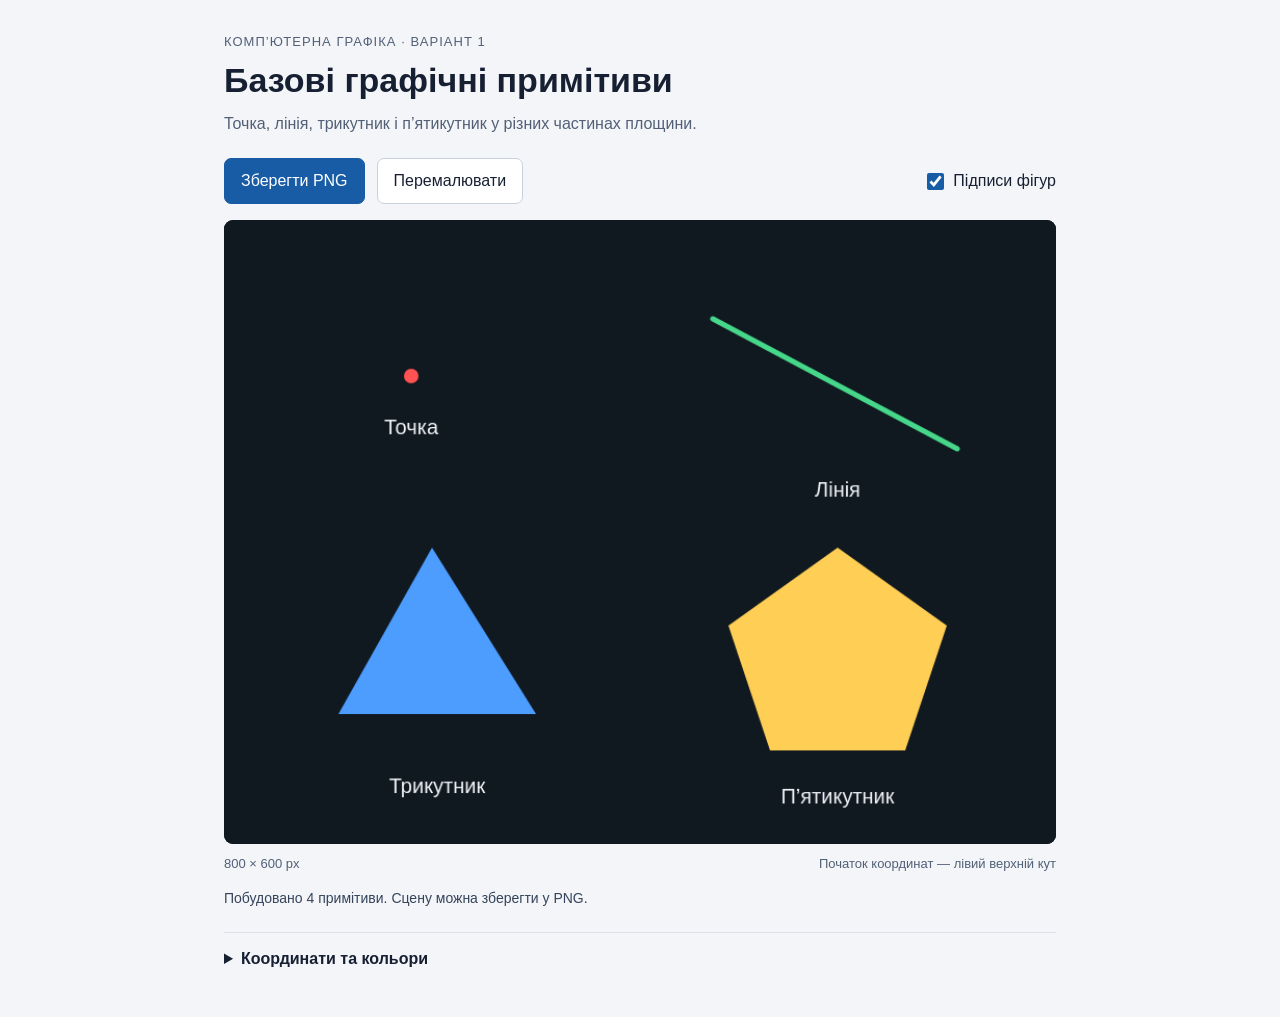
<file: Комп’ютерна графіка/Лабораторна робота №1/index.html>
<!doctype html>
<html lang="uk">
<head>
  <meta charset="utf-8">
  <meta name="viewport" content="width=device-width, initial-scale=1">
  <title>Базові графічні примітиви</title>
  <style>
    * { box-sizing: border-box; }
    body { margin: 0; background: #f3f5f8; color: #172033; font: 16px/1.5 Arial, sans-serif; }
    main { max-width: 880px; margin: 32px auto; padding: 0 24px; }
    .eyebrow { margin: 0 0 8px; color: #526077; font-size: 13px; letter-spacing: .08em; text-transform: uppercase; }
    h1 { margin: 0; font-size: clamp(25px, 4vw, 34px); line-height: 1.2; }
    .intro { margin: 12px 0 22px; color: #526077; }
    .toolbar { display: flex; flex-wrap: wrap; align-items: center; gap: 12px; margin: 0 0 16px; }
    button { border: 1px solid #c9d1de; border-radius: 7px; padding: 10px 16px; background: white; color: #172033; font: inherit; cursor: pointer; }
    button.primary { background: #185ca6; border-color: #185ca6; color: white; }
    button:hover { filter: brightness(.94); }
    button:disabled { opacity: .5; cursor: default; }
    button:focus-visible, input:focus-visible { outline: 3px solid #d18d00; outline-offset: 3px; }
    label { display: flex; align-items: center; gap: 6px; margin-left: auto; }
    input { width: 17px; height: 17px; accent-color: #185ca6; }
    canvas { display: block; width: 100%; height: auto; border-radius: 9px; background: #101820; }
    .caption { display: flex; flex-wrap: wrap; justify-content: space-between; gap: 6px; color: #526077; font-size: 13px; margin: 10px 0 0; }
    #status { min-height: 24px; margin: 14px 0 0; color: #35445b; font-size: 14px; }
    details { margin-top: 20px; padding: 14px 0; border-top: 1px solid #dce1e9; }
    summary { cursor: pointer; font-weight: bold; }
    .table-wrap { overflow-x: auto; }
    table { width: 100%; border-collapse: collapse; margin-top: 12px; font-size: 14px; }
    th, td { padding: 10px 8px; text-align: left; border-bottom: 1px solid #dce1e9; }
    th { color: #526077; }
    .note { color: #526077; font-size: 14px; }
    @media (max-width: 520px) { main { padding: 0 16px; margin: 24px auto; } label { margin-left: 0; } }
  </style>
</head>
<body>
  <main>
    <p class="eyebrow">Комп’ютерна графіка · Варіант 1</p>
    <h1>Базові графічні примітиви</h1>
    <p class="intro">Точка, лінія, трикутник і п’ятикутник у різних частинах площини.</p>
    <div class="toolbar">
      <button id="save" class="primary" type="button" disabled>Зберегти PNG</button>
      <button id="redraw" type="button" disabled>Перемалювати</button>
      <label><input id="labels" type="checkbox" checked disabled>Підписи фігур</label>
    </div>
    <canvas id="scene" width="800" height="600" role="img" aria-label="Червона точка вгорі ліворуч, зелена лінія вгорі праворуч, синій трикутник унизу ліворуч і жовтий п’ятикутник унизу праворуч.">
      Ваш браузер не підтримує Canvas. Відкрийте файл у Microsoft Edge, Google Chrome або Firefox.
    </canvas>
    <div class="caption"><span>800 × 600 px</span><span>Початок координат — лівий верхній кут</span></div>
    <p id="status" role="status" aria-live="polite">Підготовка сцени…</p>
    <noscript><p>Для побудови сцени потрібно увімкнути JavaScript у браузері.</p></noscript>
    <details>
      <summary>Координати та кольори</summary>
      <div class="table-wrap">
        <table>
          <thead><tr><th scope="col">Примітив</th><th scope="col">Координати</th><th scope="col">Колір RGB</th></tr></thead>
          <tbody id="parameters"></tbody>
        </table>
      </div>
      <p class="note">Вісь X спрямована праворуч, вісь Y — вниз. Точку позначено круглим маркером діаметром 14 px; товщина лінії — 5 px. Фон: RGB(16, 24, 32).</p>
    </details>
  </main>
  <script>
    "use strict";

    const primitives = {
      point: { name: "Точка", position: [180, 150], radius: 7, color: "#ff5252", rgb: "255, 82, 82" },
      line: { name: "Лінія", vertices: [[470, 95], [705, 220]], width: 5, color: "#46d78a", rgb: "70, 215, 138" },
      triangle: { name: "Трикутник", vertices: [[110, 475], [200, 315], [300, 475]], color: "#4d9dff", rgb: "77, 157, 255" },
      polygon: { name: "П’ятикутник", vertices: [[590, 315], [695, 390], [655, 510], [525, 510], [485, 390]], color: "#ffce54", rgb: "255, 206, 84" }
    };

    const canvas = document.getElementById("scene");
    const screen = canvas.getContext("2d");

    const buffer = document.createElement("canvas");
    buffer.width = canvas.width;
    buffer.height = canvas.height;
    const context = buffer.getContext("2d");
    const status = document.getElementById("status");
    const labels = document.getElementById("labels");
    const saveButton = document.getElementById("save");
    const redrawButton = document.getElementById("redraw");

    function drawPoint(point) {
      context.beginPath();
      context.arc(point.position[0], point.position[1], point.radius, 0, Math.PI * 2);
      context.fillStyle = point.color;
      context.fill();
    }

    function drawLine(line) {
      context.beginPath();
      context.moveTo(...line.vertices[0]);
      context.lineTo(...line.vertices[1]);
      context.strokeStyle = line.color;
      context.lineWidth = line.width;
      context.lineCap = "round";
      context.stroke();
    }

    function drawPolygon(polygon) {
      context.beginPath();
      context.moveTo(...polygon.vertices[0]);
      for (let i = 1; i < polygon.vertices.length; i++) {
        context.lineTo(...polygon.vertices[i]);
      }
      context.closePath();
      context.fillStyle = polygon.color;
      context.fill();
    }

    function drawLabels() {
      context.fillStyle = "#f0f4f8";
      context.font = "20px Arial, sans-serif";
      context.textAlign = "center";
      context.textBaseline = "middle";
      context.fillText("Точка", 180, 200);
      context.fillText("Лінія", 590, 260);
      context.fillText("Трикутник", 205, 545);
      context.fillText("П’ятикутник", 590, 555);
    }

    function renderScene() {

      context.clearRect(0, 0, buffer.width, buffer.height);
      context.fillStyle = "#101820";
      context.fillRect(0, 0, buffer.width, buffer.height);

      drawPoint(primitives.point);
      drawLine(primitives.line);
      drawPolygon(primitives.triangle);
      drawPolygon(primitives.polygon);
      if (labels.checked) drawLabels();

      screen.clearRect(0, 0, canvas.width, canvas.height);
      screen.drawImage(buffer, 0, 0);
      status.textContent = "Побудовано 4 примітиви. Сцену можна зберегти у PNG.";
    }

    function saveScene() {

      renderScene();
      saveButton.disabled = true;
      canvas.toBlob(blob => {
        saveButton.disabled = false;
        if (!blob) {
          status.textContent = "Не вдалося створити PNG. Спробуйте ще раз.";
          return;
        }
        const url = URL.createObjectURL(blob);
        const link = document.createElement("a");
        link.href = url;
        link.download = "Lab1_Variant1.png";
        document.body.appendChild(link);
        link.click();
        link.remove();

        setTimeout(() => URL.revokeObjectURL(url), 10000);
        status.textContent = "PNG передано браузеру для збереження. Перевірте завантаження.";
      }, "image/png");
    }

    const tableBody = document.getElementById("parameters");
    for (const primitive of Object.values(primitives)) {
      const row = document.createElement("tr");
      const vertices = primitive.vertices || [primitive.position];
      const values = [primitive.name, vertices.map(([x, y]) => `(${x}; ${y})`).join(", "), primitive.rgb];
      for (const value of values) {
        const cell = document.createElement("td");
        cell.textContent = value;
        row.appendChild(cell);
      }
      tableBody.appendChild(row);
    }

    if (!screen || !context) {
      status.textContent = "Не вдалося створити графічний контекст. Відкрийте файл в іншому браузері.";
    } else {
      saveButton.disabled = redrawButton.disabled = labels.disabled = false;
      redrawButton.addEventListener("click", () => requestAnimationFrame(renderScene));
      labels.addEventListener("change", () => requestAnimationFrame(renderScene));
      saveButton.addEventListener("click", saveScene);
      requestAnimationFrame(renderScene);
    }
</script>
</body>
</html>
</file>
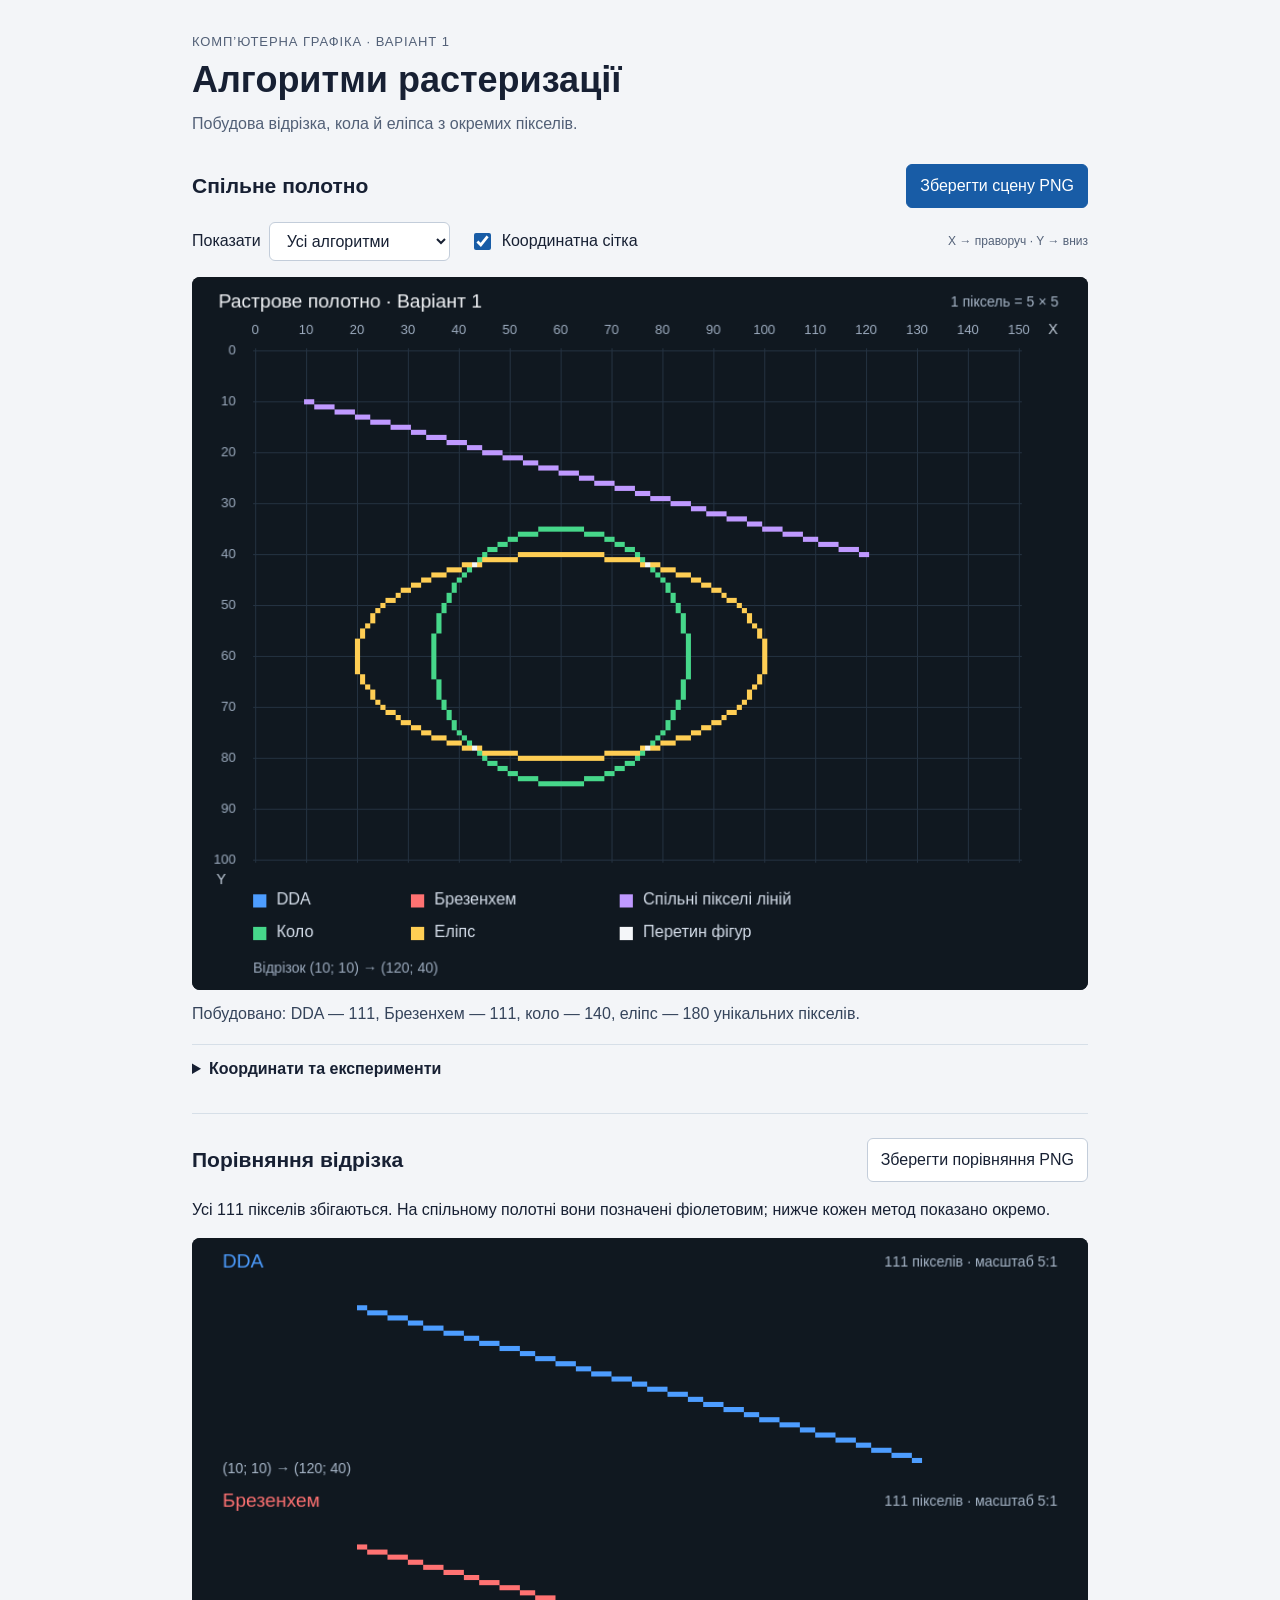
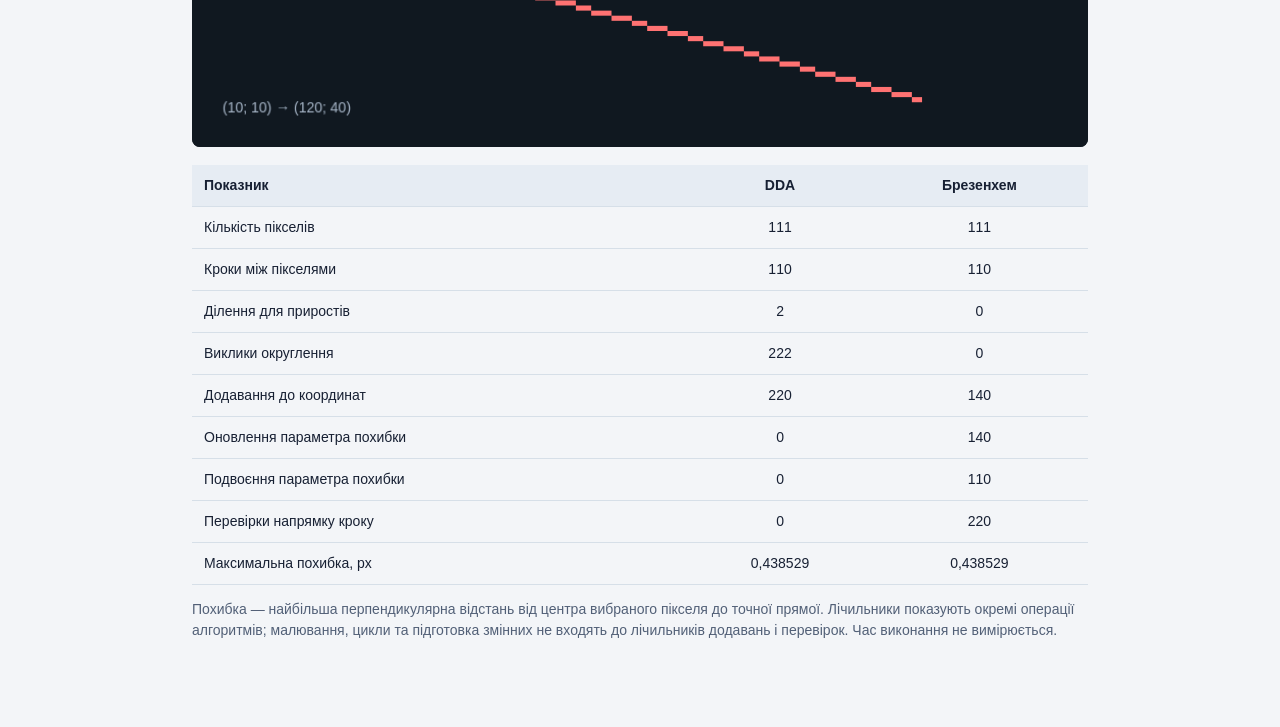
<file: Комп’ютерна графіка/Лабораторна робота №2/index.html>
<!doctype html>
<html lang="uk">
<head>
  <meta charset="utf-8">
  <meta name="viewport" content="width=device-width,initial-scale=1">
  <title>Алгоритми растеризації</title>
  <link rel="stylesheet" href="style.css">
  <script src="raster.js" defer></script>
  <script src="app.js" defer></script>
</head>
<body>
<main>
  <p class="eyebrow">Комп’ютерна графіка · Варіант 1</p>
  <h1>Алгоритми растеризації</h1>
  <p class="lead">Побудова відрізка, кола й еліпса з окремих пікселів.</p>
  <section aria-labelledby="scene-heading">
    <div class="section-head">
      <h2 id="scene-heading">Спільне полотно</h2>
      <button id="save-scene" class="primary" type="button" disabled>Зберегти сцену PNG</button>
    </div>
    <div class="toolbar">
      <label>Показати <select id="mode"><option value="all">Усі алгоритми</option><option value="dda">Лінію DDA</option><option value="bres">Лінію Брезенхема</option><option value="circle">Коло</option><option value="ellipse">Еліпс</option></select></label>
      <label class="check"><input type="checkbox" id="grid" checked>Координатна сітка</label>
      <span id="coordinates" class="muted">X → праворуч · Y → вниз</span>
    </div>
    <canvas id="scene" width="880" height="700" role="img" aria-label="Спільне растрове полотно з лініями DDA і Брезенхема, колом та еліпсом.">Для роботи потрібен браузер із підтримкою Canvas.</canvas>
    <p id="status" class="status" role="status" aria-live="polite">Підготовка сцени…</p>
    <noscript><p>Увімкніть JavaScript, щоб побудувати фігури.</p></noscript>
    <details>
      <summary>Координати та експерименти</summary>
      <form id="line-form">
        <div class="inputs">
          <label>x₁<input id="x1" name="x1" type="number" min="0" max="150" step="1" value="10" required></label>
          <label>y₁<input id="y1" name="y1" type="number" min="0" max="100" step="1" value="10" required></label>
          <label>x₂<input id="x2" name="x2" type="number" min="0" max="150" step="1" value="120" required></label>
          <label>y₂<input id="y2" name="y2" type="number" min="0" max="100" step="1" value="40" required></label>
        </div>
        <div class="toolbar">
          <button type="submit">Побудувати відрізок</button>
          <button id="restore" type="button">Повернути варіант 1</button>
          <button id="hundred" type="button">Відрізок 100 px</button>
        </div>
      </form>
      <p class="muted">Коло: центр (60; 60), r = 25. Еліпс: центр (60; 60), a = 40, b = 20. Ці параметри задано у файлі app.js.</p>
      <p class="muted">Сітка: 151 × 101 піксель; один піксель збільшено до 5 × 5 для перегляду. При зміні кінців відрізка оновлюються обидва алгоритми та порівняння.</p>
    </details>
  </section>
  <section aria-labelledby="compare-heading">
    <div class="section-head">
      <h2 id="compare-heading">Порівняння відрізка</h2>
      <button id="save-comparison" type="button" disabled>Зберегти порівняння PNG</button>
    </div>
    <p id="match-text"></p>
    <canvas id="comparison" width="880" height="500" role="img" aria-label="Окремі зображення відрізка: DDA синім кольором і Брезенхем червоним."></canvas>
    <div class="table-wrap">
      <table><thead><tr><th scope="col">Показник</th><th scope="col">DDA</th><th scope="col">Брезенхем</th></tr></thead><tbody id="metrics"></tbody></table>
    </div>
    <p class="muted">Похибка — найбільша перпендикулярна відстань від центра вибраного пікселя до точної прямої. Лічильники показують окремі операції алгоритмів; малювання, цикли та підготовка змінних не входять до лічильників додавань і перевірок. Час виконання не вимірюється.</p>
  </section>
</main>
</body>
</html>
</file>
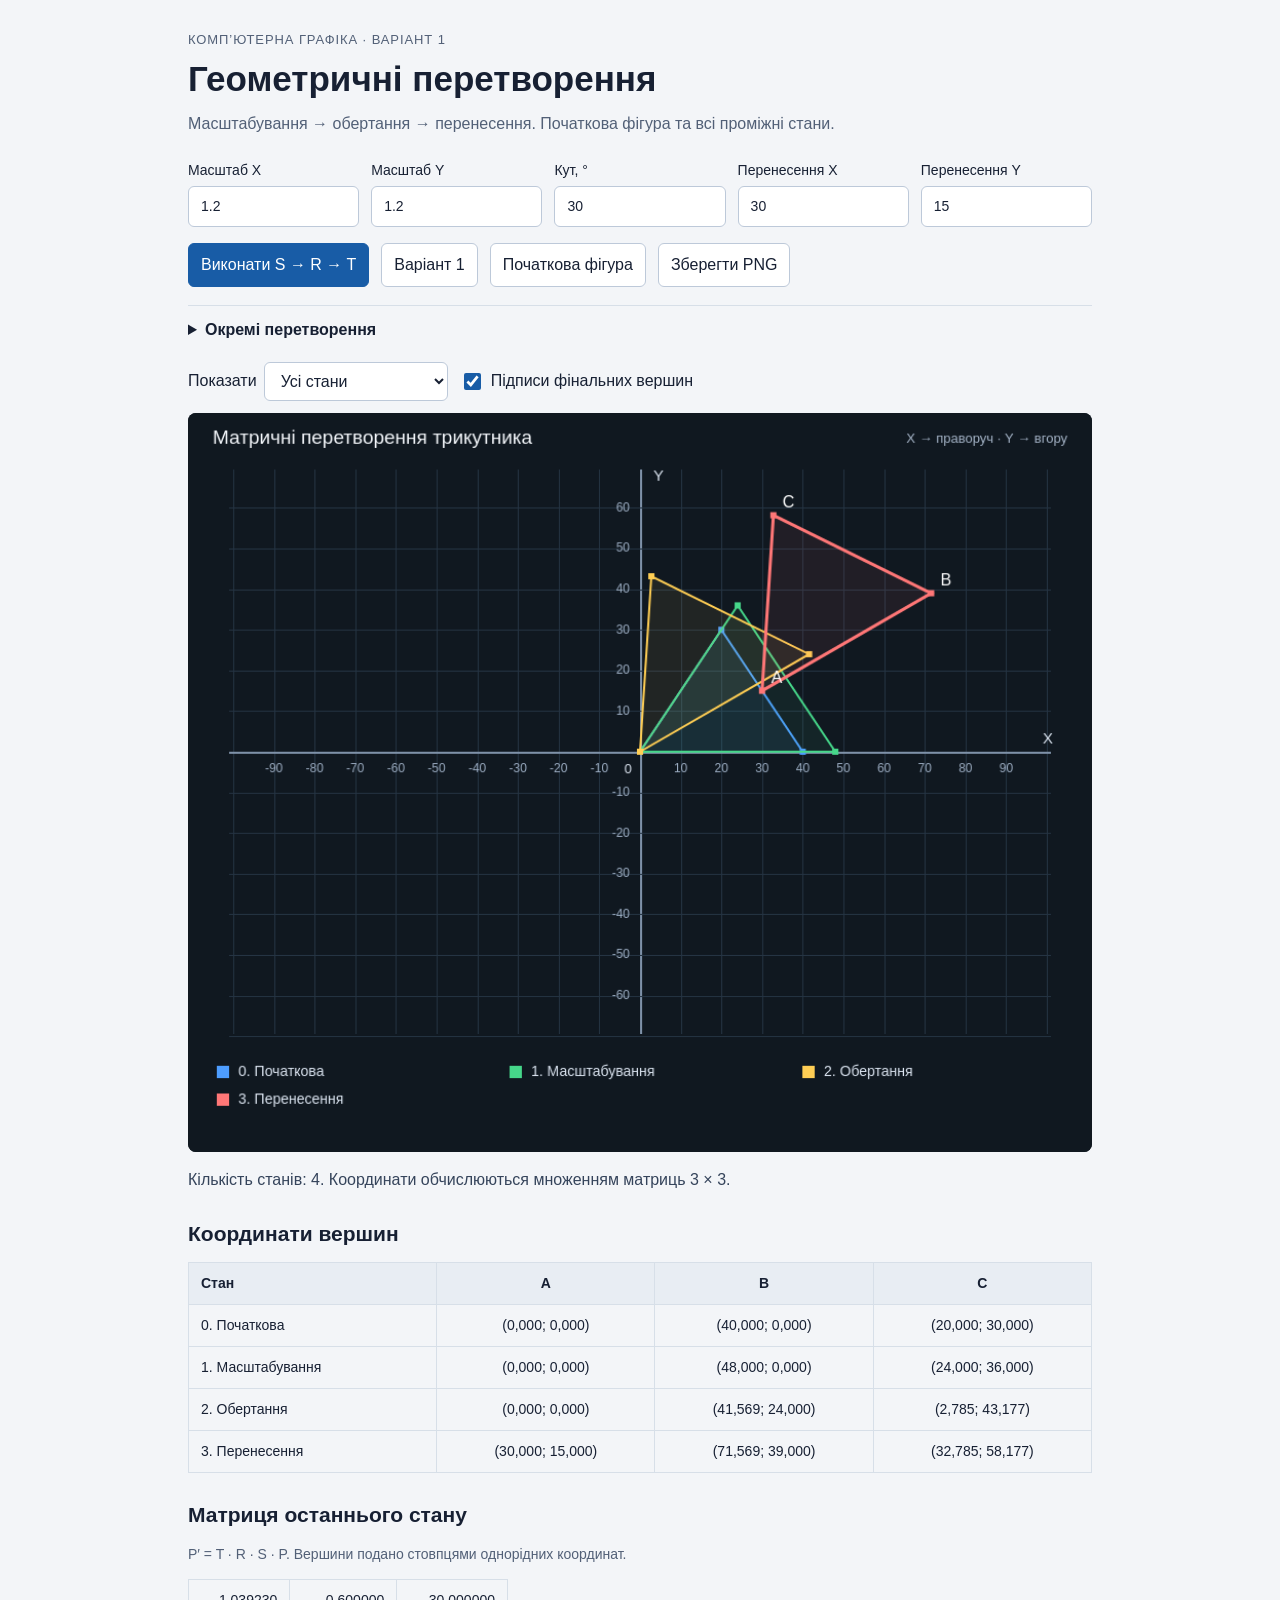
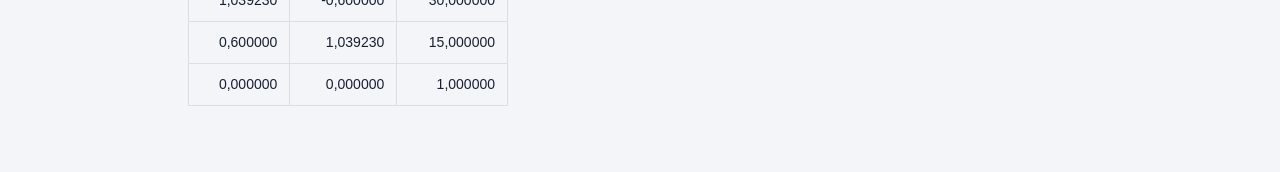
<file: Комп’ютерна графіка/Лабораторна робота №3/index.html>
<!doctype html>
<html lang="uk">
<head>
<meta charset="utf-8"><meta name="viewport" content="width=device-width,initial-scale=1">
<title>Геометричні перетворення</title>
<link rel="stylesheet" href="style.css"><script src="matrix.js" defer></script><script src="app.js" defer></script>
</head>
<body><main>
<p class="eyebrow">Комп’ютерна графіка · Варіант 1</p>
<h1>Геометричні перетворення</h1>
<p class="lead">Масштабування → обертання → перенесення. Початкова фігура та всі проміжні стани.</p>
<form id="settings">
<div class="inputs">
<label>Масштаб X<input id="sx" type="number" value="1.2" min="0.1" max="3" step="0.1" required></label>
<label>Масштаб Y<input id="sy" type="number" value="1.2" min="0.1" max="3" step="0.1" required></label>
<label>Кут, °<input id="angle" type="number" value="30" min="-360" max="360" step="1" required></label>
<label>Перенесення X<input id="dx" type="number" value="30" min="-100" max="100" step="1" required></label>
<label>Перенесення Y<input id="dy" type="number" value="15" min="-100" max="100" step="1" required></label>
</div>
<div class="toolbar">
<button class="primary" type="submit">Виконати S → R → T</button><button id="restore" type="button">Варіант 1</button><button id="reset" type="button">Початкова фігура</button><button id="save" type="button" disabled>Зберегти PNG</button>
</div>
<details><summary>Окремі перетворення</summary>
<div class="toolbar space"><label>Центр <select id="pivot"><option value="origin">Початок координат</option><option value="centroid">Центр поточної фігури</option></select></label>
<button type="button" data-op="scale">Масштабувати</button><button type="button" data-op="rotate">Обертати</button><button type="button" data-op="translate">Перенести</button></div>
<div class="toolbar">
<label>Симетрія <select id="axis"><option value="x">Відносно X</option><option value="y">Відносно Y</option><option value="diagonal">Відносно y = x</option></select></label><button type="button" data-op="reflect">Віддзеркалити</button>
<label>kx <input class="compact" id="kx" type="number" value="0.3" min="-1.5" max="1.5" step="0.1" required></label><label>ky <input class="compact" id="ky" type="number" value="0" min="-1.5" max="1.5" step="0.1" required></label><button type="button" data-op="shear">Застосувати зсув</button>
</div><p class="muted">Окрема операція застосовується до останнього стану. Масштабування й обертання використовують обраний центр.</p></details>
</form>
<div class="toolbar space"><label>Показати <select id="visible"><option value="all">Усі стани</option></select></label><label><input id="labels" type="checkbox" checked>Підписи фінальних вершин</label></div>
<canvas id="scene" width="880" height="720" role="img" aria-label="Початковий трикутник і результати матричних перетворень на координатній площині.">Потрібен браузер із підтримкою Canvas.</canvas>
<p id="status" class="status" role="status" aria-live="polite">Підготовка…</p>
<h2>Координати вершин</h2>
<div class="table-wrap"><table><thead><tr><th>Стан</th><th>A</th><th>B</th><th>C</th></tr></thead><tbody id="coordinates"></tbody></table></div>
<h2>Матриця останнього стану</h2><p id="chain" class="muted"></p><div class="matrix-wrap"><table class="matrix"><tbody id="matrix"></tbody></table></div>
<noscript>Увімкніть JavaScript для побудови фігур.</noscript>
</main></body></html>
</file>
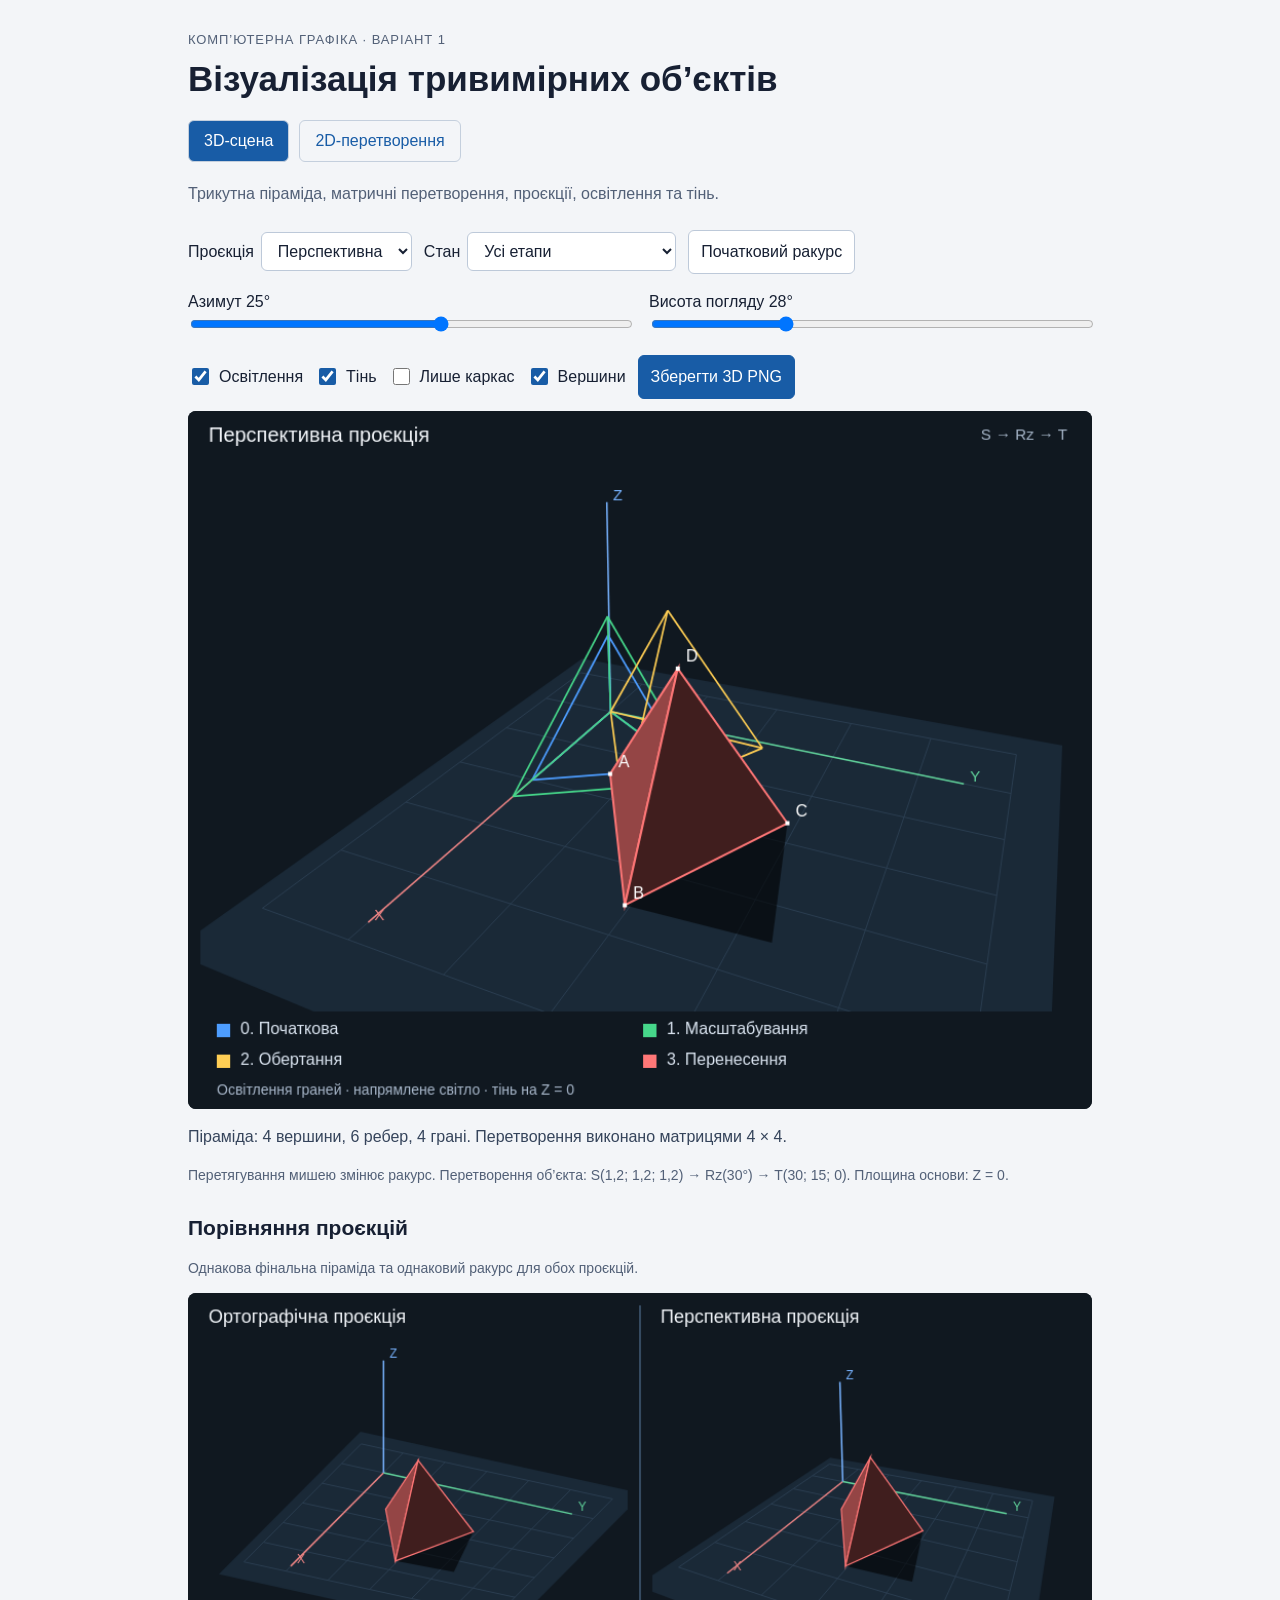
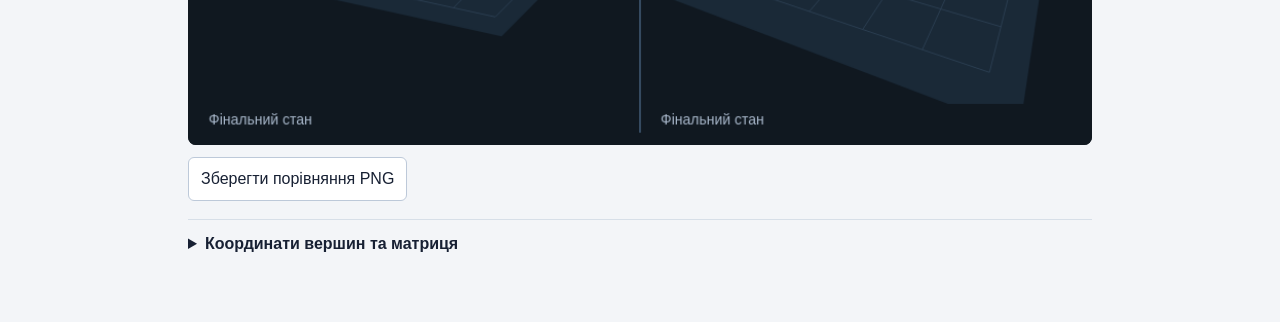
<file: Комп’ютерна графіка/Лабораторна робота №4/index.html>
<!doctype html>
<html lang="uk"><head><meta charset="utf-8"><meta name="viewport" content="width=device-width,initial-scale=1"><title>Візуалізація тривимірних об’єктів</title><link rel="stylesheet" href="style.css"><script src="matrix.js" defer></script><script src="scene3d.js" defer></script><script src="app3d.js" defer></script></head>
<body><main>
<p class="eyebrow">Комп’ютерна графіка · Варіант 1</p><h1>Візуалізація тривимірних об’єктів</h1>
<nav class="tabs"><a href="index.html" class="active">3D-сцена</a><a href="2d.html">2D-перетворення</a></nav>
<p class="lead">Трикутна піраміда, матричні перетворення, проєкції, освітлення та тінь.</p>
<div class="toolbar"><label>Проєкція <select id="projection"><option value="perspective">Перспективна</option><option value="orthographic">Ортографічна</option></select></label><label>Стан <select id="stage"><option value="all">Усі етапи</option><option value="0">Початкова</option><option value="1">Після масштабування</option><option value="2">Після обертання</option><option value="3">Фінальна</option></select></label><button id="restore" type="button">Початковий ракурс</button></div>
<div class="view-controls"><label>Азимут <output id="yaw-value">25°</output><input id="yaw" type="range" min="-180" max="180" value="25" step="1"></label><label>Висота погляду <output id="elevation-value">28°</output><input id="elevation" type="range" min="8" max="75" value="28" step="1"></label></div>
<div class="toolbar"><label><input id="lighting" type="checkbox" checked>Освітлення</label><label><input id="shadow" type="checkbox" checked>Тінь</label><label><input id="wireframe" type="checkbox">Лише каркас</label><label><input id="labels" type="checkbox" checked>Вершини</label><button id="save" class="primary" type="button" disabled>Зберегти 3D PNG</button></div>
<canvas id="scene" width="880" height="680" role="img" aria-label="Піраміда на різних етапах геометричних перетворень, освітлені грані та тінь на площині.">Потрібен браузер із підтримкою Canvas.</canvas>
<p id="status" class="status" role="status" aria-live="polite">Підготовка сцени…</p>
<p class="muted">Перетягування мишею змінює ракурс. Перетворення об’єкта: S(1,2; 1,2; 1,2) → Rz(30°) → T(30; 15; 0). Площина основи: Z = 0.</p>
<h2>Порівняння проєкцій</h2><p class="muted">Однакова фінальна піраміда та однаковий ракурс для обох проєкцій.</p><canvas id="comparison" width="880" height="440" role="img" aria-label="Ортографічна та перспективна проєкції фінальної піраміди поруч."></canvas><div class="toolbar"><button id="save-comparison" type="button" disabled>Зберегти порівняння PNG</button></div>
<details><summary>Координати вершин та матриця</summary><div class="table-wrap space"><table><thead><tr><th>Стан</th><th>Вершина</th><th>X</th><th>Y</th><th>Z</th></tr></thead><tbody id="coordinates"></tbody></table></div><h2>Підсумкова матриця 4 × 4</h2><p class="muted">M = T · Rz · S. Вершини задані стовпцями (x; y; z; 1).</p><div class="matrix-wrap"><table class="matrix"><tbody id="matrix"></tbody></table></div></details>
<noscript>Увімкніть JavaScript для відображення сцени.</noscript>
</main></body></html>
</file>
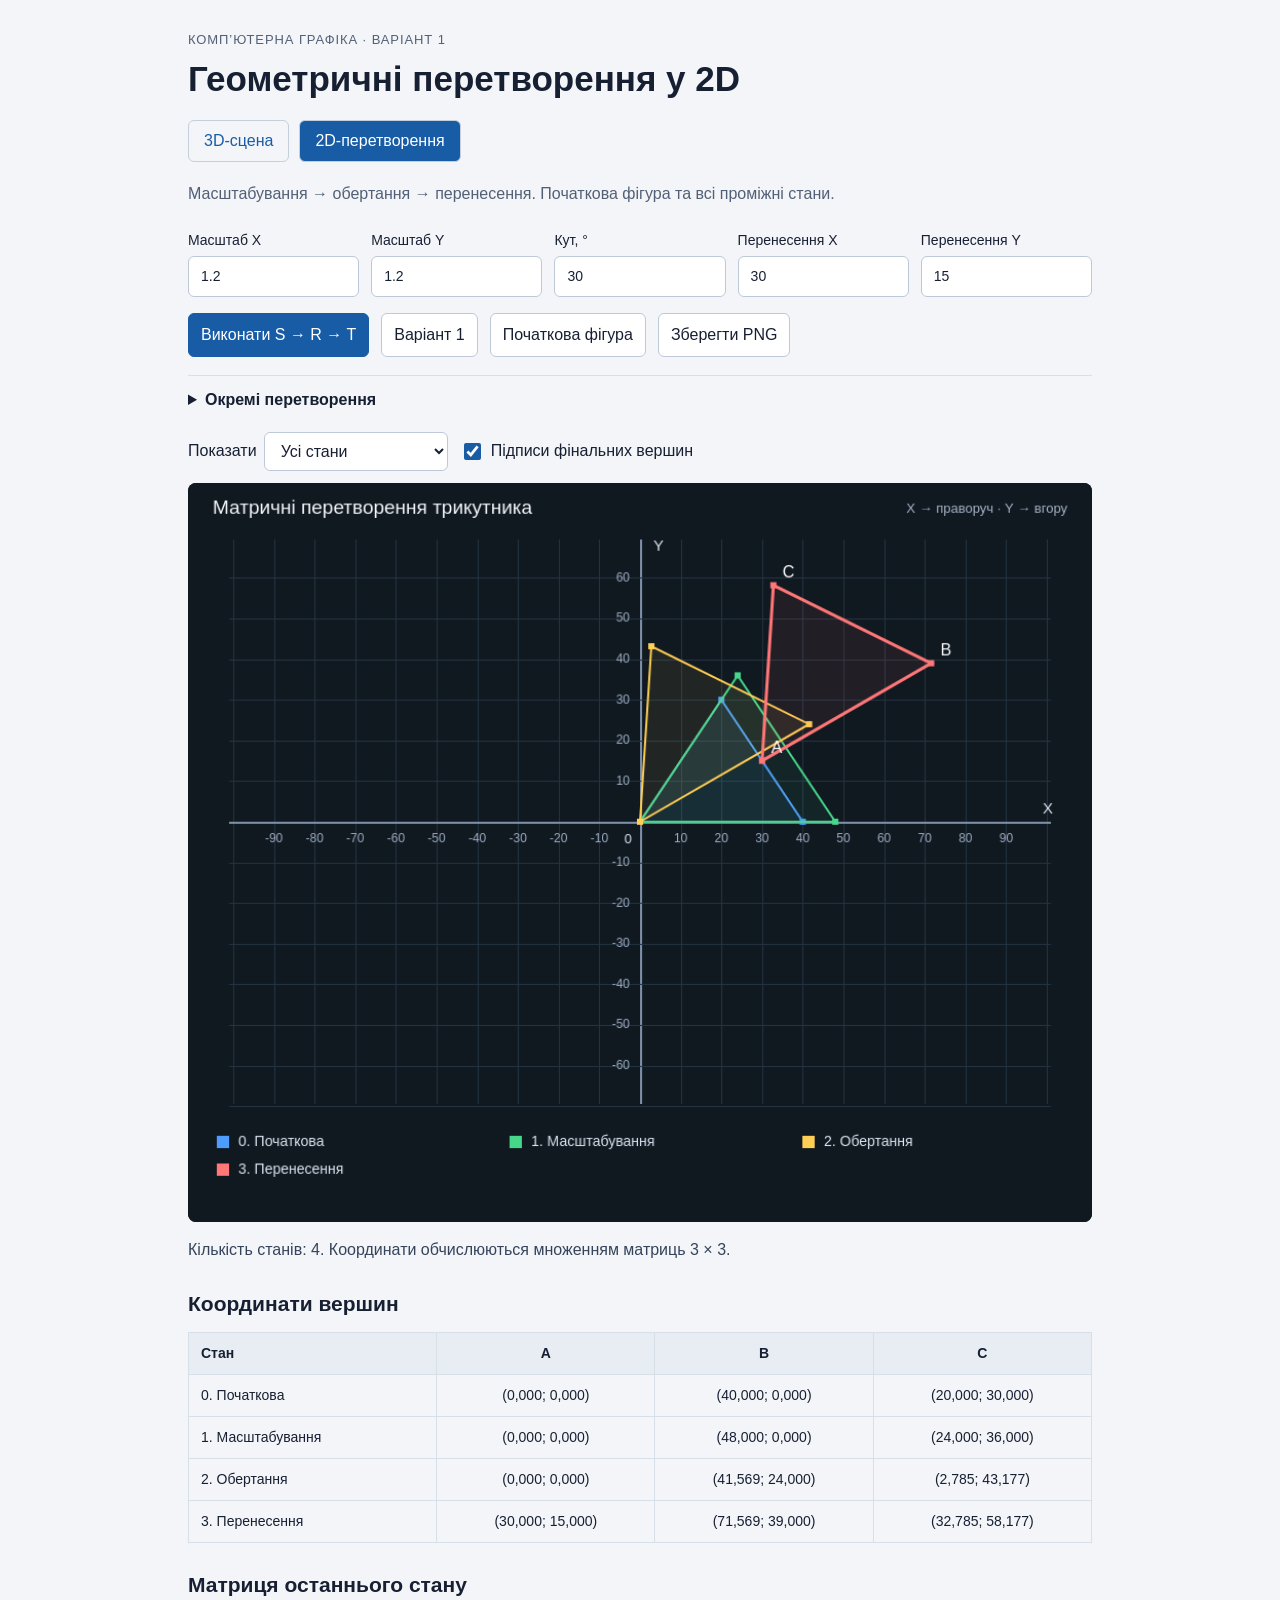
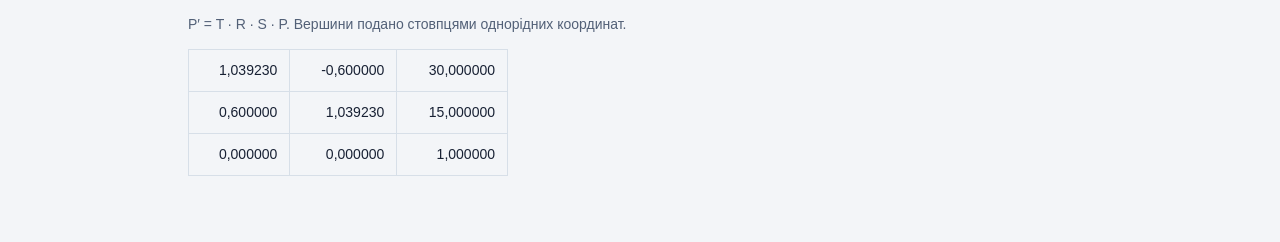
<file: Комп’ютерна графіка/Лабораторна робота №4/2d.html>
<!doctype html>
<html lang="uk">
<head>
<meta charset="utf-8"><meta name="viewport" content="width=device-width,initial-scale=1">
<title>Геометричні перетворення</title>
<link rel="stylesheet" href="style.css"><script src="matrix.js" defer></script><script src="app2d.js" defer></script>
</head>
<body data-lab="4"><main>
<p class="eyebrow">Комп’ютерна графіка · Варіант 1</p>
<h1>Геометричні перетворення у 2D</h1><nav class="tabs"><a href="index.html">3D-сцена</a><a class="active" href="2d.html">2D-перетворення</a></nav>
<p class="lead">Масштабування → обертання → перенесення. Початкова фігура та всі проміжні стани.</p>
<form id="settings">
<div class="inputs">
<label>Масштаб X<input id="sx" type="number" value="1.2" min="0.1" max="3" step="0.1" required></label>
<label>Масштаб Y<input id="sy" type="number" value="1.2" min="0.1" max="3" step="0.1" required></label>
<label>Кут, °<input id="angle" type="number" value="30" min="-360" max="360" step="1" required></label>
<label>Перенесення X<input id="dx" type="number" value="30" min="-100" max="100" step="1" required></label>
<label>Перенесення Y<input id="dy" type="number" value="15" min="-100" max="100" step="1" required></label>
</div>
<div class="toolbar">
<button class="primary" type="submit">Виконати S → R → T</button><button id="restore" type="button">Варіант 1</button><button id="reset" type="button">Початкова фігура</button><button id="save" type="button" disabled>Зберегти PNG</button>
</div>
<details><summary>Окремі перетворення</summary>
<div class="toolbar space"><label>Центр <select id="pivot"><option value="origin">Початок координат</option><option value="centroid">Центр поточної фігури</option></select></label>
<button type="button" data-op="scale">Масштабувати</button><button type="button" data-op="rotate">Обертати</button><button type="button" data-op="translate">Перенести</button></div>
<div class="toolbar">
<label>Симетрія <select id="axis"><option value="x">Відносно X</option><option value="y">Відносно Y</option><option value="diagonal">Відносно y = x</option></select></label><button type="button" data-op="reflect">Віддзеркалити</button>
<label>kx <input class="compact" id="kx" type="number" value="0.3" min="-1.5" max="1.5" step="0.1" required></label><label>ky <input class="compact" id="ky" type="number" value="0" min="-1.5" max="1.5" step="0.1" required></label><button type="button" data-op="shear">Застосувати зсув</button>
</div><p class="muted">Окрема операція застосовується до останнього стану. Масштабування й обертання використовують обраний центр.</p></details>
</form>
<div class="toolbar space"><label>Показати <select id="visible"><option value="all">Усі стани</option></select></label><label><input id="labels" type="checkbox" checked>Підписи фінальних вершин</label></div>
<canvas id="scene" width="880" height="720" role="img" aria-label="Початковий трикутник і результати матричних перетворень на координатній площині.">Потрібен браузер із підтримкою Canvas.</canvas>
<p id="status" class="status" role="status" aria-live="polite">Підготовка…</p>
<h2>Координати вершин</h2>
<div class="table-wrap"><table><thead><tr><th>Стан</th><th>A</th><th>B</th><th>C</th></tr></thead><tbody id="coordinates"></tbody></table></div>
<h2>Матриця останнього стану</h2><p id="chain" class="muted"></p><div class="matrix-wrap"><table class="matrix"><tbody id="matrix"></tbody></table></div>
<noscript>Увімкніть JavaScript для побудови фігур.</noscript>
</main></body></html>
</file>
<file: Комп’ютерна графіка/Лабораторна робота №2/style.css>
* { box-sizing: border-box; }
body { margin: 0; font: 16px/1.5 Arial, sans-serif; color: #172033; background: #f3f5f8; }
main { max-width: 944px; margin: 32px auto; padding: 0 24px 40px; }
.eyebrow { margin: 0 0 7px; color: #526077; font-size: 13px; text-transform: uppercase; letter-spacing: .07em; }
h1 { margin: 0; font-size: clamp(27px, 5vw, 36px); line-height: 1.15; }
.lead { color: #526077; margin: 12px 0 28px; }
section + section { margin-top: 32px; padding-top: 24px; border-top: 1px solid #d6dfe8; }
.section-head { display: flex; align-items: center; justify-content: space-between; gap: 14px; margin-bottom: 14px; }
h2 { margin: 0; font-size: 21px; }
button, select, input { font: inherit; }
button, select { padding: 9px 13px; border: 1px solid #c3cdda; border-radius: 6px; background: white; color: #172033; }
button { cursor: pointer; }
button.primary { background: #185ca6; color: white; border-color: #185ca6; }
button:hover { filter: brightness(.94); }
button:disabled { opacity: .45; cursor: default; }
button:focus-visible, select:focus-visible, input:focus-visible, summary:focus-visible { outline: 3px solid #d29b13; outline-offset: 3px; }
.toolbar { display: flex; align-items: center; flex-wrap: wrap; gap: 12px 20px; margin-bottom: 16px; }
.toolbar label { display: flex; align-items: center; gap: 8px; }
.check input { width: 17px; height: 17px; accent-color: #185ca6; }
.toolbar .muted { margin-left: auto; font-size: 12px; }
canvas { display: block; width: 100%; height: auto; border-radius: 8px; background: #101820; }
.status { color: #35445b; margin: 12px 0; }
.muted { color: #526077; font-size: 14px; }
details { border-top: 1px solid #d6dfe8; padding-top: 12px; margin-top: 18px; }
summary { cursor: pointer; font-weight: bold; }
.inputs { display: grid; grid-template-columns: repeat(4, 1fr); gap: 12px; margin: 16px 0; }
.inputs label { font-size: 14px; }
.inputs input { display: block; width: 100%; padding: 8px; background: white; border: 1px solid #b9c5d5; border-radius: 5px; }
.table-wrap { overflow-x: auto; margin-top: 18px; }
table { border-collapse: collapse; width: 100%; font-size: 14px; }
th, td { padding: 10px 12px; border-bottom: 1px solid #d6dfe8; text-align: center; }
th { background: #e6ecf3; }
th:first-child, td:first-child { text-align: left; }
@media (max-width: 600px) {
  main { margin-top: 24px; padding: 0 14px 24px; }
  .section-head { align-items: flex-start; flex-direction: column; }
  .toolbar .muted { margin-left: 0; }
  .inputs { grid-template-columns: repeat(2, 1fr); }
}
</file>
<file: Комп’ютерна графіка/Лабораторна робота №3/style.css>
*{box-sizing:border-box}body{margin:0;background:#f3f5f8;color:#172033;font:16px/1.5 Arial,sans-serif}main{max-width:952px;margin:30px auto;padding:0 24px 36px}.eyebrow{font-size:13px;letter-spacing:.07em;text-transform:uppercase;color:#526077;margin:0 0 8px}h1{font-size:clamp(26px,4vw,35px);line-height:1.2;margin:0}h2{font-size:21px;margin:26px 0 12px}.lead,.muted{color:#526077}.lead{margin:12px 0 24px}.muted{font-size:14px}.inputs{display:grid;grid-template-columns:repeat(5,1fr);gap:12px;margin:16px 0}.inputs label{font-size:14px}.inputs input{display:block;width:100%;margin-top:5px}.toolbar{display:flex;align-items:center;flex-wrap:wrap;gap:12px;margin:12px 0}.toolbar label{display:flex;align-items:center;gap:7px}button,input,select{font:inherit}button,select,input[type=number]{border:1px solid #bdc9d9;border-radius:6px;padding:9px 12px;background:white;color:#172033}button{cursor:pointer}button:hover{filter:brightness(.94)}button.primary{background:#185ca6;border-color:#185ca6;color:white}button:disabled{opacity:.5;cursor:default}button:focus-visible,input:focus-visible,select:focus-visible,summary:focus-visible,a:focus-visible{outline:3px solid #ce9412;outline-offset:3px}.compact{width:85px}input[type=checkbox]{width:17px;height:17px;accent-color:#185ca6}details{border-top:1px solid #d7dfe8;padding-top:12px;margin-top:18px}summary{font-weight:bold;cursor:pointer}.space{margin-top:20px}canvas{display:block;width:100%;height:auto;border-radius:8px;background:#101820}.status{color:#35445b}.table-wrap{overflow-x:auto}table{border-collapse:collapse;width:100%;font-size:14px}th,td{padding:10px 12px;border:1px solid #d7dfe8;text-align:center}th{background:#e8edf3}td:first-child,th:first-child{text-align:left}.matrix{width:auto;min-width:320px;font-variant-numeric:tabular-nums}.matrix td{text-align:right}.matrix-wrap{overflow-x:auto}.tabs{display:flex;gap:10px;margin:20px 0}.tabs a{color:#185ca6;text-decoration:none;border:1px solid #c4cfdd;padding:8px 15px;border-radius:6px}.tabs a.active{background:#185ca6;color:white}.view-controls{display:grid;grid-template-columns:1fr 1fr;gap:18px;margin:16px 0}.view-controls input[type=range]{width:100%}@media(max-width:640px){main{padding:0 14px 24px;margin-top:22px}.inputs{grid-template-columns:repeat(2,1fr)}.view-controls{grid-template-columns:1fr}.toolbar{gap:10px}th,td{padding:8px;font-size:13px}}
</file>
<file: Комп’ютерна графіка/Лабораторна робота №4/style.css>
*{box-sizing:border-box}body{margin:0;background:#f3f5f8;color:#172033;font:16px/1.5 Arial,sans-serif}main{max-width:952px;margin:30px auto;padding:0 24px 36px}.eyebrow{font-size:13px;letter-spacing:.07em;text-transform:uppercase;color:#526077;margin:0 0 8px}h1{font-size:clamp(26px,4vw,35px);line-height:1.2;margin:0}h2{font-size:21px;margin:26px 0 12px}.lead,.muted{color:#526077}.lead{margin:12px 0 24px}.muted{font-size:14px}.inputs{display:grid;grid-template-columns:repeat(5,1fr);gap:12px;margin:16px 0}.inputs label{font-size:14px}.inputs input{display:block;width:100%;margin-top:5px}.toolbar{display:flex;align-items:center;flex-wrap:wrap;gap:12px;margin:12px 0}.toolbar label{display:flex;align-items:center;gap:7px}button,input,select{font:inherit}button,select,input[type=number]{border:1px solid #bdc9d9;border-radius:6px;padding:9px 12px;background:white;color:#172033}button{cursor:pointer}button:hover{filter:brightness(.94)}button.primary{background:#185ca6;border-color:#185ca6;color:white}button:disabled{opacity:.5;cursor:default}button:focus-visible,input:focus-visible,select:focus-visible,summary:focus-visible,a:focus-visible{outline:3px solid #ce9412;outline-offset:3px}.compact{width:85px}input[type=checkbox]{width:17px;height:17px;accent-color:#185ca6}details{border-top:1px solid #d7dfe8;padding-top:12px;margin-top:18px}summary{font-weight:bold;cursor:pointer}.space{margin-top:20px}canvas{display:block;width:100%;height:auto;border-radius:8px;background:#101820}.status{color:#35445b}.table-wrap{overflow-x:auto}table{border-collapse:collapse;width:100%;font-size:14px}th,td{padding:10px 12px;border:1px solid #d7dfe8;text-align:center}th{background:#e8edf3}td:first-child,th:first-child{text-align:left}.matrix{width:auto;min-width:320px;font-variant-numeric:tabular-nums}.matrix td{text-align:right}.matrix-wrap{overflow-x:auto}.tabs{display:flex;gap:10px;margin:20px 0}.tabs a{color:#185ca6;text-decoration:none;border:1px solid #c4cfdd;padding:8px 15px;border-radius:6px}.tabs a.active{background:#185ca6;color:white}.view-controls{display:grid;grid-template-columns:1fr 1fr;gap:18px;margin:16px 0}.view-controls input[type=range]{width:100%}@media(max-width:640px){main{padding:0 14px 24px;margin-top:22px}.inputs{grid-template-columns:repeat(2,1fr)}.view-controls{grid-template-columns:1fr}.toolbar{gap:10px}th,td{padding:8px;font-size:13px}}
</file>
